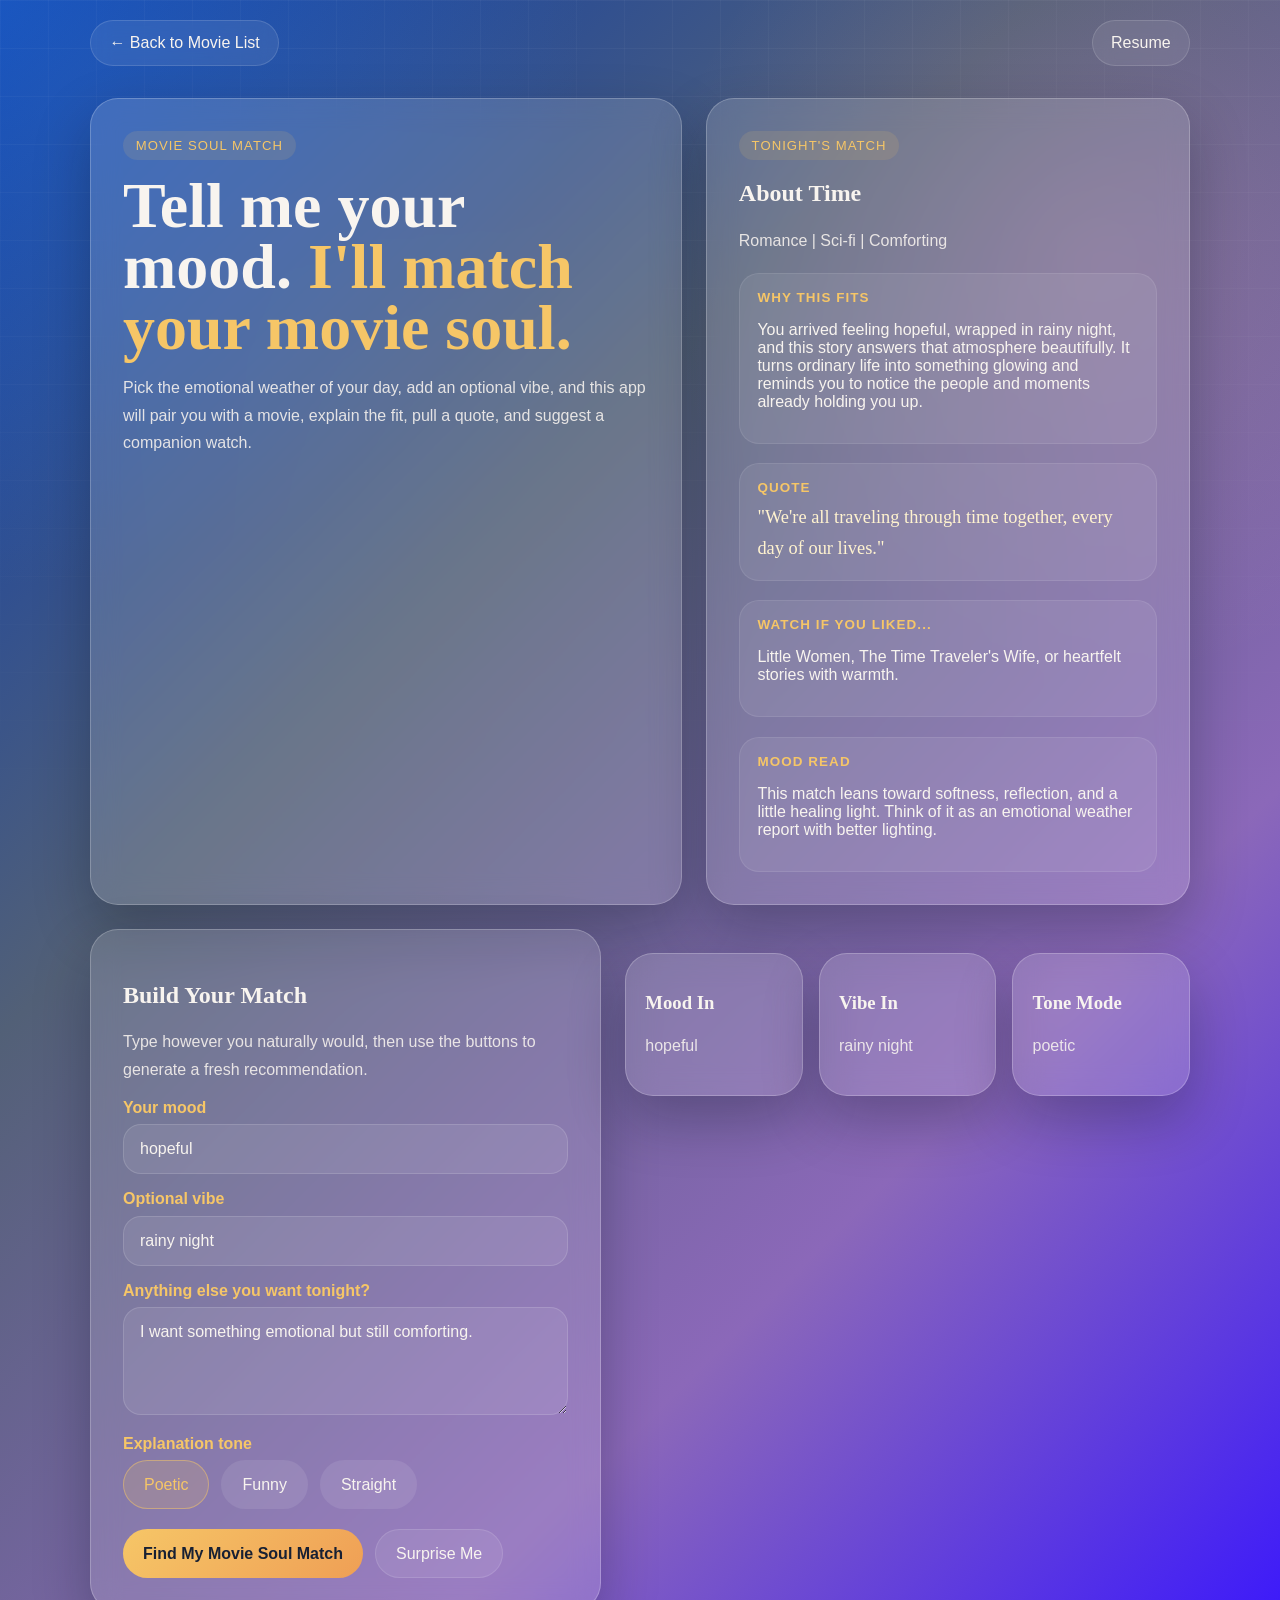
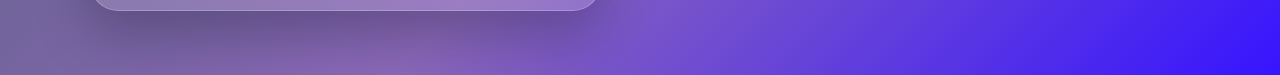
<file: moviematch.html>
<!DOCTYPE html>
<html lang="en">
<head>
    <meta charset="UTF-8">
    <meta name="viewport" content="width=device-width, initial-scale=1.0">
    <title>Movie Soul Match</title>
    <style>
        :root {
            --night: #0f172a;
            --plum: #3b1f4a;
            --rose: #e76f92;
            --gold: #f6c667;
            --mist: #f8f4ef;
            --ink: #172033;
            --card: rgba(255, 255, 255, 0.14);
            --line: rgba(255, 255, 255, 0.22);
            --shadow: 0 24px 55px rgba(8, 13, 28, 0.28);
        }

        * {
            box-sizing: border-box;
        }

        body {
            margin: 0;
            min-height: 100vh;
            font-family: "Trebuchet MS", "Segoe UI", sans-serif;
            color: var(--mist);
            background:
                radial-gradient(circle at top left, rgba(103, 187, 246, 0.22), transparent 28%),
                radial-gradient(circle at 85% 15%, rgba(249, 166, 189, 0.18), transparent 24%),
                linear-gradient(135deg, #043ab1 0%, #526077 35%, #8b68b9 70%, #3714ff 100%);
        }

        body::before {
            content: "";
            position: fixed;
            inset: 0;
            pointer-events: none;
            background-image:
                linear-gradient(rgba(255, 255, 255, 0.05) 1px, transparent 1px),
                linear-gradient(90deg, rgba(255, 255, 255, 0.04) 1px, transparent 1px);
            background-size: 48px 48px;
            mask-image: linear-gradient(to bottom, rgba(0, 0, 0, 0.8), transparent);
        }

        a {
            color: inherit;
        }

        .page {
            width: min(1100px, calc(100% - 2rem));
            margin: 0 auto;
            padding: 1.25rem 0 4rem;
        }

        .topbar {
            display: flex;
            justify-content: space-between;
            align-items: center;
            gap: 1rem;
            margin-bottom: 2rem;
        }

        .toplink {
            display: inline-flex;
            align-items: center;
            gap: 0.55rem;
            padding: 0.8rem 1.15rem;
            text-decoration: none;
            border-radius: 999px;
            background: rgba(255, 255, 255, 0.08);
            border: 1px solid rgba(255, 255, 255, 0.14);
            backdrop-filter: blur(10px);
        }

        .hero {
            display: grid;
            grid-template-columns: 1.1fr 0.9fr;
            gap: 1.5rem;
            margin-bottom: 1.5rem;
        }

        .hero-copy,
        .result-panel,
        .mini-card,
        .form-panel {
            background: var(--card);
            border: 1px solid var(--line);
            border-radius: 28px;
            backdrop-filter: blur(14px);
            box-shadow: var(--shadow);
        }

        .hero-copy,
        .result-panel,
        .form-panel {
            padding: 2rem;
        }

        .eyebrow,
        .result-tag {
            display: inline-block;
            padding: 0.45rem 0.8rem;
            border-radius: 999px;
            color: var(--gold);
            background: rgba(246, 198, 103, 0.12);
            font-size: 0.82rem;
            letter-spacing: 0.08em;
            text-transform: uppercase;
        }

        h1 {
            margin: 1rem 0;
            font-family: Georgia, serif;
            font-size: clamp(2.6rem, 5vw, 4.7rem);
            line-height: 0.95;
        }

        h2, h3 {
            font-family: Georgia, serif;
        }

        .sparkle {
            color: var(--gold);
        }

        .hero-copy p,
        .section-copy,
        .mini-card p,
        .result-meta {
            color: rgba(248, 244, 239, 0.88);
            line-height: 1.7;
        }

        .app-shell {
            display: grid;
            grid-template-columns: 0.95fr 1.05fr;
            gap: 1.5rem;
            align-items: start;
        }

        label {
            display: block;
            margin: 1rem 0 0.45rem;
            font-weight: 700;
            color: var(--gold);
        }

        input,
        textarea {
            width: 100%;
            padding: 0.95rem 1rem;
            border-radius: 18px;
            border: 1px solid rgba(255, 255, 255, 0.14);
            background: rgba(255, 255, 255, 0.08);
            color: var(--mist);
            font: inherit;
        }

        textarea {
            min-height: 108px;
            resize: vertical;
        }

        .tone-row,
        .button-row {
            display: flex;
            gap: 0.75rem;
            flex-wrap: wrap;
        }

        .tone-button,
        .submit-button,
        .surprise-button {
            border: 0;
            border-radius: 999px;
            font: inherit;
            cursor: pointer;
            padding: 0.9rem 1.25rem;
        }

        .tone-button {
            background: rgba(255, 255, 255, 0.09);
            color: var(--mist);
            border: 1px solid transparent;
        }

        .tone-button.active {
            background: rgba(246, 198, 103, 0.16);
            border-color: rgba(246, 198, 103, 0.5);
            color: var(--gold);
        }

        .submit-button {
            background: linear-gradient(135deg, var(--gold), #ef9f55);
            color: var(--ink);
            font-weight: 800;
        }

        .surprise-button {
            background: rgba(255, 255, 255, 0.08);
            color: var(--mist);
            border: 1px solid rgba(255, 255, 255, 0.12);
        }

        .result-block {
            margin-top: 1.2rem;
            padding: 1rem 1.1rem;
            border-radius: 20px;
            background: rgba(255, 255, 255, 0.07);
            border: 1px solid rgba(255, 255, 255, 0.09);
        }

        .result-label {
            display: block;
            margin-bottom: 0.4rem;
            color: var(--gold);
            font-weight: 700;
            text-transform: uppercase;
            font-size: 0.84rem;
            letter-spacing: 0.08em;
        }

        blockquote {
            margin: 0;
            font-family: Georgia, serif;
            font-size: 1.15rem;
            line-height: 1.7;
            color: #fff3cf;
        }

        .mini-grid {
            display: grid;
            grid-template-columns: repeat(3, 1fr);
            gap: 1rem;
            margin-top: 1.5rem;
        }

        .mini-card {
            padding: 1.2rem;
        }

        @media (max-width: 900px) {
            .hero,
            .app-shell,
            .mini-grid {
                grid-template-columns: 1fr;
            }
        }
    </style>
</head>
<body>
    <div class="page">
        <div class="topbar">
            <a class="toplink" href="fromscratch.html">&larr; Back to Movie List</a>
            <a class="toplink" href="index.html">Resume</a>
        </div>

        <section class="hero">
            <div class="hero-copy">
                <span class="eyebrow">Movie Soul Match</span>
                <h1>Tell me your mood. <span class="sparkle">I&apos;ll match your movie soul.</span></h1>
                <p>Pick the emotional weather of your day, add an optional vibe, and this app will pair you with a movie, explain the fit, pull a quote, and suggest a companion watch.</p>
            </div>

            <div class="result-panel">
                <span class="result-tag">Tonight&apos;s Match</span>
                <h2 class="result-title" id="movieTitle">About Time</h2>
                <p class="result-meta" id="movieMeta">Romance | Sci-fi | Comforting</p>

                <div class="result-block">
                    <span class="result-label">Why This Fits</span>
                    <p id="movieWhy">When life feels noisy, this movie slows the heart down and reminds you that ordinary days can still glow.</p>
                </div>

                <div class="result-block">
                    <span class="result-label">Quote</span>
                    <blockquote id="movieQuote">&quot;We&apos;re all traveling through time together, every day of our lives.&quot;</blockquote>
                </div>

                <div class="result-block">
                    <span class="result-label">Watch If You Liked...</span>
                    <p id="movieLiked">Little Women, The Princess Bride, or any story that feels like a warm light in winter.</p>
                </div>

                <div class="result-block">
                    <span class="result-label">Mood Read</span>
                    <p id="movieMoodRead">Your current energy says you need something tender, hopeful, and quietly magical.</p>
                </div>
            </div>
        </section>

        <section class="app-shell">
            <div class="form-panel">
                <h2>Build Your Match</h2>
                <p class="section-copy">Type however you naturally would, then use the buttons to generate a fresh recommendation.</p>

                <label for="moodInput">Your mood</label>
                <input id="moodInput" list="moodSuggestions" type="text" placeholder="sad, inspired, bored, stressed, dreamy..." value="hopeful">
                <datalist id="moodSuggestions">
                    <option value="sad"></option>
                    <option value="happy"></option>
                    <option value="inspired"></option>
                    <option value="bored"></option>
                    <option value="stressed"></option>
                    <option value="heartbroken"></option>
                    <option value="hopeful"></option>
                    <option value="romantic"></option>
                    <option value="lonely"></option>
                    <option value="chaotic"></option>
                    <option value="tired"></option>
                    <option value="curious"></option>
                    <option value="nostalgic"></option>
                    <option value="motivated"></option>
                    <option value="dreamy"></option>
                    <option value="overwhelmed"></option>
                    <option value="playful"></option>
                    <option value="adrenaline"></option>
                    <option value="tense"></option>
                    <option value="fearless"></option>
                    <option value="locked in"></option>
                    <option value="on edge"></option>
                    <option value="emotional"></option>
                    <option value="reflective"></option>
                    <option value="adventurous"></option>
                </datalist>

                <label for="vibeInput">Optional vibe</label>
                <input id="vibeInput" list="vibeSuggestions" type="text" placeholder="rainy night, cozy blanket, chaotic afternoon..." value="rainy night">
                <datalist id="vibeSuggestions">
                    <option value="rainy night"></option>
                    <option value="cozy blanket"></option>
                    <option value="chaotic afternoon"></option>
                    <option value="late-night city lights"></option>
                    <option value="quiet Sunday"></option>
                    <option value="girls night"></option>
                    <option value="travel"></option>
                    <option value="family movie night"></option>
                    <option value="coffee shop"></option>
                    <option value="stormy evening"></option>
                    <option value="weekend adventure"></option>
                    <option value="sleepover"></option>
                    <option value="bookish night"></option>
                    <option value="summer road trip"></option>
                    <option value="spy night"></option>
                    <option value="high stakes"></option>
                    <option value="fast-paced night"></option>
                    <option value="dark thriller"></option>
                    <option value="plot twist night"></option>
                    <option value="disney night"></option>
                    <option value="family adventure"></option>
                    <option value="magical night"></option>
                </datalist>

                <label for="detailsInput">Anything else you want tonight?</label>
                <textarea id="detailsInput" placeholder="Need a comfort watch? Want something intense? Prefer laughs over tears?">I want something emotional but still comforting.</textarea>

                <label>Explanation tone</label>
                <div class="tone-row">
                    <button class="tone-button active" type="button" id="poeticBtn" data-tone="poetic">Poetic</button>
                    <button class="tone-button" type="button" id="funnyBtn" data-tone="funny">Funny</button>
                    <button class="tone-button" type="button" id="straightBtn" data-tone="straight">Straight</button>
                </div>

                <div class="button-row" style="margin-top: 1.25rem;">
                    <button class="submit-button" type="button" id="findBtn">Find My Movie Soul Match</button>
                    <button class="surprise-button" type="button" id="surpriseBtn">Surprise Me</button>
                </div>
            </div>

            <div class="mini-grid">
                <div class="mini-card">
                    <h3>Mood In</h3>
                    <p id="miniMood">hopeful</p>
                </div>
                <div class="mini-card">
                    <h3>Vibe In</h3>
                    <p id="miniVibe">rainy night</p>
                </div>
                <div class="mini-card">
                    <h3>Tone Mode</h3>
                    <p id="miniTone">poetic</p>
                </div>
            </div>
        </section>
    </div>

    <script>
        var moviePool = [
            {
                title: "About Time",
                genres: "Romance | Sci-fi | Comforting",
                why: "It turns ordinary life into something glowing and reminds you to notice the people and moments already holding you up.",
                quote: "\"We're all traveling through time together, every day of our lives.\"",
                liked: "Little Women, The Time Traveler's Wife, or heartfelt stories with warmth.",
                moodRead: "This match leans toward softness, reflection, and a little healing light.",
                tags: ["hopeful", "sad", "reflective", "tender", "romantic", "rainy night", "cozy", "quiet", "comfort"]
            },
            {
                title: "Little Women",
                genres: "Drama | Coming-of-age | Tender",
                why: "It wraps grief, ambition, and sisterhood into something warm enough to sit with on a complicated night.",
                quote: "\"I want to be great or nothing.\"",
                liked: "About Time, Pride and Prejudice, or character stories with heart.",
                moodRead: "This pairing leans toward comfort without pretending sadness isn't in the room.",
                tags: ["sad", "nostalgic", "lonely", "thoughtful", "hopeful", "cozy", "snowy", "quiet", "comfort"]
            },
            {
                title: "Interstellar",
                genres: "Sci-fi | Epic | Emotional",
                why: "It turns anxiety into wonder and makes huge questions feel survivable through love, grit, and stars.",
                quote: "\"Love is the one thing that transcends time and space.\"",
                liked: "Arrival, The Martian, or stories that make your chest feel huge.",
                moodRead: "Your energy wants perspective, scale, and a reminder that meaning can outlast fear.",
                tags: ["inspired", "restless", "curious", "stressed", "dreamy", "rainy night", "cosmic", "late-night", "travel", "adventure"]
            },
            {
                title: "The Princess Bride",
                genres: "Adventure | Romance | Playful",
                why: "It is quick, witty, and affectionate, which makes it perfect when you want delight without emotional homework.",
                quote: "\"As you wish.\"",
                liked: "Stardust, Shrek, or any fairy tale with a wink.",
                moodRead: "This is a rescue mission for evenings that need levity and charm.",
                tags: ["bored", "stressed", "silly", "romantic", "chaotic", "cozy", "sleepover", "lighthearted", "funny"]
            },
            {
                title: "500 Days of Summer",
                genres: "Romance | Indie | Bittersweet",
                why: "It understands the ache of replaying memories and helps make sense of love that didn't stay the way you wanted.",
                quote: "\"Just because she likes the same bizarro crap you do doesn't mean she's your soulmate.\"",
                liked: "La La Land, Eternal Sunshine, or tender heartbreak stories.",
                moodRead: "Your emotional weather feels reflective, maybe bruised, but still curious about what it all meant.",
                tags: ["heartbroken", "wistful", "sad", "confused", "romantic", "rainy night", "city lights", "coffee shop", "late-night"]
            },
            {
                title: "Ocean's Eleven",
                genres: "Crime | Cool | Fast",
                why: "When your brain wants motion and style, this glides by with enough swagger to reset the mood.",
                quote: "\"You think we need one more? All right, we'll get one more.\"",
                liked: "Now You See Me, Knives Out, or polished caper energy.",
                moodRead: "You do not want heaviness tonight. You want clever people doing clever things beautifully.",
                tags: ["bored", "chaotic", "stressed", "wired", "playful", "girls night", "party", "slick", "mystery", "smart"]
            },
            {
                title: "The Sound of Music",
                genres: "Musical | Family | Classic",
                why: "Its warmth and songs feel like opening windows in a stuffy room and letting the day breathe again.",
                quote: "\"When the Lord closes a door, somewhere He opens a window.\"",
                liked: "Mary Poppins, Little Women, or classics that feel generous.",
                moodRead: "This match points to a need for reassurance, melody, and emotional oxygen.",
                tags: ["stressed", "sad", "hopeful", "overwhelmed", "cozy", "family", "comfort", "classic"]
            },
            {
                title: "Tangled",
                genres: "Animation | Adventure | Joyful",
                why: "It has enough sparkle, sweetness, and momentum to lift the room without becoming shallow.",
                quote: "\"And at last I see the light.\"",
                liked: "Enchanted, Moana, or heart-forward animated comfort.",
                moodRead: "This choice points to a softer kind of healing: bright, gentle, and sincere.",
                tags: ["sad", "hopeful", "romantic", "bored", "drained", "cozy", "family", "sleepover", "comfort"]
            },
            {
                title: "Moana",
                genres: "Animation | Adventure | Disney",
                why: "It is brave, bright, and full of forward motion, which makes it perfect when you need courage and heart at the same time.",
                quote: "\"The call isn't out there at all, it's inside me.\"",
                liked: "Tangled, Encanto, or adventurous Disney comfort picks.",
                moodRead: "This pairing is for when your mood wants courage, hope, and a little ocean-sized possibility.",
                tags: ["hopeful", "motivated", "curious", "adventure", "family", "comfort", "disney", "summer", "weekend adventure"]
            },
            {
                title: "Frozen",
                genres: "Animation | Musical | Disney",
                why: "It mixes heart, humor, and big emotion in a way that works especially well for comfort-first movie nights.",
                quote: "\"Some people are worth melting for.\"",
                liked: "Tangled, The Sound of Music, or emotional Disney musicals.",
                moodRead: "This feels right for nights that want warmth, music, and a little emotional release.",
                tags: ["sad", "hopeful", "cozy", "family", "comfort", "snowy", "disney", "sleepover", "winter"]
            },
            {
                title: "Beauty and the Beast",
                genres: "Animation | Romance | Disney",
                why: "It is elegant, romantic, and timeless in a way that makes quiet movie nights feel a little more magical.",
                quote: "\"Tale as old as time.\"",
                liked: "Pride and Prejudice, Tangled, or classic Disney romances.",
                moodRead: "This match leans toward longing, softness, and storybook comfort.",
                tags: ["romantic", "tender", "cozy", "classic", "family", "comfort", "disney", "candlelit", "quiet"]
            },
            {
                title: "Encanto",
                genres: "Animation | Family | Disney",
                why: "It is colorful, emotional, and full of family feeling, making it great for nights that need warmth without losing depth.",
                quote: "\"The miracle is not some magic that you've got. The miracle is you.\"",
                liked: "Moana, Coco, or emotionally rich Disney movies.",
                moodRead: "This pairing points to healing, family feeling, and a bright kind of hope.",
                tags: ["hopeful", "family", "comfort", "colorful", "disney", "cozy", "healing", "weekend"]
            },
            {
                title: "Coco",
                genres: "Animation | Family | Disney",
                why: "It is tender, vivid, and beautifully emotional when you want something heartfelt that still leaves you glowing.",
                quote: "\"Never underestimate the power of music.\"",
                liked: "Encanto, The Book of Life, or family stories with heart.",
                moodRead: "This match feels right for reflective nights that want warmth, memory, and love.",
                tags: ["nostalgic", "sad", "hopeful", "family", "comfort", "music", "disney", "reflective", "cozy"]
            },
            {
                title: "Pirates of the Caribbean: The Curse of the Black Pearl",
                genres: "Adventure | Fantasy | Action",
                why: "It is funny, swashbuckling, and endlessly rewatchable when you want adventure with charisma and chaos.",
                quote: "\"Not all treasure is silver and gold, mate.\"",
                liked: "The Princess Bride, Indiana Jones, or charming action-adventure epics.",
                moodRead: "This pairing is for playful, adventurous moods that want action without losing the fun.",
                tags: ["playful", "adventure", "chaotic", "funny", "weekend adventure", "action", "pirates", "fantasy", "fearless"]
            },
            {
                title: "Avatar",
                genres: "Sci-fi | Adventure | Epic",
                why: "It is immersive and sweeping, which makes it a strong fit when you want to disappear into a world much bigger than your own.",
                quote: "\"I see you.\"",
                liked: "Interstellar, Dune, or visually epic adventure stories.",
                moodRead: "This match works for nights that want awe, wonder, and a fully cinematic escape.",
                tags: ["dreamy", "curious", "inspired", "travel", "adventure", "epic", "cosmic", "wide-open", "action"]
            },
            {
                title: "The Help",
                genres: "Drama | Historical | Emotional",
                why: "It is moving, character-driven, and ideal for nights when you want a story with heart, strength, and emotional weight.",
                quote: "\"You is kind. You is smart. You is important.\"",
                liked: "Little Women, Hidden Figures, or heartfelt ensemble dramas.",
                moodRead: "This one fits when your mood wants warmth, resilience, and a story grounded in people.",
                tags: ["thoughtful", "sad", "hopeful", "emotional", "family", "comfort", "historical", "quiet", "heart"]
            },
            {
                title: "Ford v Ferrari",
                genres: "Drama | Sports | Adrenaline",
                why: "It channels pressure into motion and gives your ambition somewhere loud and satisfying to go.",
                quote: "\"There is a point at 7,000 RPM where everything fades.\"",
                liked: "Rush, Moneyball, or stories about obsessed excellence.",
                moodRead: "This match says your mood wants grit, competition, and a little fire.",
                tags: ["motivated", "restless", "frustrated", "inspired", "determined", "action", "adrenaline", "high stakes", "fast-paced night"]
            },
            {
                title: "Dead Poets Society",
                genres: "Drama | Reflective | Uplifting",
                why: "It is the film for when your spirit needs a nudge toward courage and your heart needs language for what it already knows.",
                quote: "\"No matter what anybody tells you, words and ideas can change the world.\"",
                liked: "Good Will Hunting, The Holdovers, or bittersweet teacher stories.",
                moodRead: "This pairing suggests you're craving meaning more than spectacle.",
                tags: ["inspired", "thoughtful", "melancholy", "quiet", "bookish", "hopeful", "school", "reflective", "heart"]
            },
            {
                title: "La La Land",
                genres: "Romance | Musical | Dreamy",
                why: "It fits nights when you want beauty, longing, and ambition all dancing together in the same frame.",
                quote: "\"Here's to the fools who dream.\"",
                liked: "500 Days of Summer, Moulin Rouge!, or bittersweet love stories.",
                moodRead: "This mood wants something glamorous, aching, and a little starry-eyed.",
                tags: ["romantic", "wistful", "inspired", "sad", "dreamy", "city lights", "late-night", "rainy night", "love"]
            },
            {
                title: "Legally Blonde",
                genres: "Comedy | Bright | Empowering",
                why: "It is upbeat, confident, and impossible to leave without feeling at least a little more powerful.",
                quote: "\"What, like it's hard?\"",
                liked: "The Devil Wears Prada, Clueless, or witty confidence-boosters.",
                moodRead: "Your energy wants momentum, sparkle, and a reminder that charm can be a superpower.",
                tags: ["sad", "bored", "motivated", "happy", "frustrated", "girls night", "lighthearted", "fun", "confidence", "funny"]
            },
            {
                title: "Knives Out",
                genres: "Mystery | Comedy | Smart",
                why: "It is a clever reset for nights when you want to be entertained by sharp writing and delicious chaos.",
                quote: "\"The game is afoot.\"",
                liked: "Ocean's Eleven, Clue, or ensemble mysteries with style.",
                moodRead: "This is for when your brain wants a puzzle, not a lullaby.",
                tags: ["curious", "bored", "playful", "chaotic", "wired", "cozy", "stormy", "family", "weekend", "mystery", "smart", "puzzle"]
            },
            {
                title: "Pride and Prejudice",
                genres: "Romance | Period drama | Elegant",
                why: "It gives you yearning, wit, and emotional payoff with the kind of grace that makes a quiet night feel luxurious.",
                quote: "\"You have bewitched me, body and soul.\"",
                liked: "Little Women, Emma, or stories built on yearning and restraint.",
                moodRead: "This choice leans toward slow-burn feeling, tenderness, and beautiful emotional payoff.",
                tags: ["romantic", "tender", "lonely", "thoughtful", "hopeful", "rainy night", "cozy", "candlelit", "quiet", "classic", "bookish"]
            },
            {
                title: "The Devil Wears Prada",
                genres: "Comedy-drama | Sharp | Stylish",
                why: "It is brisk, glossy, and funny in a way that can turn stress into confidence for a couple of hours.",
                quote: "\"By all means, move at a glacial pace. You know how that thrills me.\"",
                liked: "Legally Blonde, Ocean's Eleven, or fashionably chaotic comfort watches.",
                moodRead: "This feels like a night for energy, wit, and a little attitude.",
                tags: ["bored", "frustrated", "motivated", "stressed", "playful", "city lights", "girls night", "slick", "chaotic", "confidence", "funny"]
            },
            {
                title: "The Secret Life of Walter Mitty",
                genres: "Adventure | Reflective | Uplifting",
                why: "It nudges you out of your own head and back toward wonder, motion, and possibility.",
                quote: "\"To see the world... that is the purpose of life.\"",
                liked: "Dead Poets Society, About Time, or gentle self-discovery stories.",
                moodRead: "This match points to a need for perspective, motion, and a little courage.",
                tags: ["stuck", "inspired", "restless", "hopeful", "thoughtful", "wide-open", "quiet", "dreamy", "weekend", "travel", "adventure"]
            },
            {
                title: "Juno",
                genres: "Comedy-drama | Indie | Tender",
                why: "It meets uncertainty with wit and warmth, which makes it ideal for emotionally strange but survivable days.",
                quote: "\"I was just dealing with things the way they came along.\"",
                liked: "Little Miss Sunshine, Lady Bird, or quirky heartfelt stories.",
                moodRead: "This mood wants honesty, humor, and a little tenderness around the edges.",
                tags: ["awkward", "thoughtful", "lonely", "hopeful", "messy", "indie", "quiet", "autumn", "weeknight", "cozy"]
            },
            {
                title: "Mamma Mia!",
                genres: "Musical | Comedy | Feel-good",
                why: "It is sun-soaked, goofy, and full of enough joy to pull a tired day into brighter territory.",
                quote: "\"The winner takes it all.\"",
                liked: "The Sound of Music, La La Land, or high-energy comfort musicals.",
                moodRead: "Your mood looks like it could use sunshine, music, and zero emotional subtlety.",
                tags: ["happy", "stressed", "bored", "playful", "hopeful", "summer", "girls night", "party", "weekend", "fun"]
            },
            {
                title: "Harry Potter and the Sorcerer's Stone",
                genres: "Fantasy | Adventure | Cozy",
                why: "It feels like stepping into a world that is magical, comforting, and still full of possibility.",
                quote: "\"It does not do to dwell on dreams and forget to live.\"",
                liked: "Tangled, The Princess Bride, or nostalgic fantasy comfort watches.",
                moodRead: "This match is for when you want wonder, warmth, and a little childhood magic.",
                tags: ["nostalgic", "curious", "hopeful", "lonely", "cozy", "snowy", "family", "comfort", "magic", "school"]
            },
            {
                title: "Lady Bird",
                genres: "Coming-of-age | Drama | Sharp",
                why: "It is funny, painfully honest, and perfect for days when your feelings are messy but very real.",
                quote: "\"I want you to be the very best version of yourself that you can be.\"",
                liked: "Juno, Little Women, or smart coming-of-age stories.",
                moodRead: "This feels like a fit for restless growing pains and thoughtful chaos.",
                tags: ["awkward", "nostalgic", "frustrated", "thoughtful", "messy", "indie", "autumn", "weeknight", "family"]
            },
            {
                title: "Crazy Rich Asians",
                genres: "Romance | Comedy | Glamorous",
                why: "It brings sparkle, humor, and swoony energy when you want romance that feels big and fun.",
                quote: "\"It's not my job to make you feel like a man. I can't make you something you're not.\"",
                liked: "The Devil Wears Prada, La La Land, or stylish romantic crowd-pleasers.",
                moodRead: "This is a strong match for nights that want glamour, chemistry, and a little emotional fire.",
                tags: ["romantic", "happy", "playful", "hopeful", "city lights", "party", "girls night", "weekend", "love", "fun"]
            },
            {
                title: "The Holiday",
                genres: "Romance | Comedy | Cozy",
                why: "It is warm, charming, and built for evenings when you want comfort, flirtation, and emotional softness.",
                quote: "\"You're supposed to be the leading lady of your own life.\"",
                liked: "About Time, Little Women, or cozy romance comfort picks.",
                moodRead: "This pairing leans toward healing, warmth, and a little romantic hope.",
                tags: ["heartbroken", "hopeful", "romantic", "tired", "cozy", "snowy", "quiet", "comfort", "winter", "candlelit"]
            },
            {
                title: "Mission: Impossible - Fallout",
                genres: "Action | Spy | Thriller",
                why: "It is relentless, sharp, and full of high-stakes momentum when you want a movie that never really lets you sit back.",
                quote: "\"Your mission, should you choose to accept it...\"",
                liked: "Skyfall, Jason Bourne, or sleek adrenaline-heavy action.",
                moodRead: "This match is for when your night wants velocity, danger, and impossible competence.",
                tags: ["adrenaline", "fearless", "locked in", "tense", "stressed", "spy night", "high stakes", "fast-paced night", "action", "thriller"]
            },
            {
                title: "The Dark Knight",
                genres: "Action | Crime | Thriller",
                why: "It is intense, morally charged, and ideal for moods that want something big, dark, and impossibly gripping.",
                quote: "\"Why so serious?\"",
                liked: "Inception, Skyfall, or brooding high-stakes blockbusters.",
                moodRead: "This one fits when you want pressure, chaos, and a movie that fully commits to its own gravity.",
                tags: ["tense", "on edge", "chaotic", "serious", "dark thriller", "high stakes", "city lights", "action", "thriller", "crime"]
            },
            {
                title: "Mad Max: Fury Road",
                genres: "Action | Adventure | Survival",
                why: "It is pure motion, pure style, and perfect for nights when your energy wants something explosive and unforgettable.",
                quote: "\"What a lovely day!\"",
                liked: "John Wick, Dune, or visually intense action epics.",
                moodRead: "This match says your mood wants speed, grit, and maximum momentum.",
                tags: ["adrenaline", "chaotic", "restless", "fearless", "fast-paced night", "weekend adventure", "action", "survival", "high stakes"]
            },
            {
                title: "John Wick",
                genres: "Action | Thriller | Revenge",
                why: "It is clean, stylish, and laser-focused, which makes it a strong fit for locked-in, no-nonsense moods.",
                quote: "\"People keep asking if I'm back. Yeah, I'm thinking I'm back.\"",
                liked: "Nobody, Atomic Blonde, or elegant action revenge stories.",
                moodRead: "This one is for when you want something fierce, controlled, and impossible to look away from.",
                tags: ["adrenaline", "locked in", "angry", "frustrated", "dark thriller", "fast-paced night", "action", "thriller", "revenge"]
            },
            {
                title: "Gone Girl",
                genres: "Thriller | Mystery | Dark",
                why: "It is chilly, twisty, and ideal for nights when you want tension, sharp edges, and a story that keeps shifting under your feet.",
                quote: "\"Amazing fuckin' Amy.\"",
                liked: "Prisoners, Nightcrawler, or sleek psychological thrillers.",
                moodRead: "This pairing points to a mood that wants suspense, danger, and a little emotional poison.",
                tags: ["on edge", "tense", "curious", "dark thriller", "plot twist night", "mystery", "thriller", "psychological", "late-night"]
            },
            {
                title: "Prisoners",
                genres: "Thriller | Mystery | Crime",
                why: "It is heavy, absorbing, and built for nights when you want real tension and a story that doesn't let go.",
                quote: "\"Pray for the best. Prepare for the worst.\"",
                liked: "Gone Girl, Zodiac, or morally intense thrillers.",
                moodRead: "This match is for when your brain wants suspense with teeth.",
                tags: ["tense", "on edge", "curious", "dark thriller", "stormy evening", "plot twist night", "thriller", "crime", "mystery"]
            },
            {
                title: "Skyfall",
                genres: "Action | Spy | Thriller",
                why: "It balances action and elegance beautifully, making it a great fit for nights that want danger with polish.",
                quote: "\"Sometimes the old ways are the best.\"",
                liked: "Mission: Impossible - Fallout, Casino Royale, or sleek spy thrillers.",
                moodRead: "This mood wants sophistication, risk, and a little cinematic danger.",
                tags: ["adrenaline", "tense", "fearless", "spy night", "high stakes", "city lights", "action", "thriller", "slick"]
            },
            {
                title: "Inception",
                genres: "Sci-fi | Action | Thriller",
                why: "It is cerebral, intense, and perfect when you want your action with a side of puzzles and dream logic.",
                quote: "\"You mustn't be afraid to dream a little bigger, darling.\"",
                liked: "Interstellar, The Dark Knight, or concept-driven thrill rides.",
                moodRead: "This is a strong fit for restless, curious nights that want spectacle and brainpower together.",
                tags: ["curious", "dreamy", "locked in", "smart", "puzzle", "plot twist night", "action", "thriller", "late-night"]
            },
            {
                title: "A Quiet Place",
                genres: "Thriller | Horror | Survival",
                why: "It turns silence into suspense and works beautifully when you want a thriller that feels immediate and intimate.",
                quote: "\"Who are we if we can't protect them?\"",
                liked: "10 Cloverfield Lane, Signs, or tension-heavy survival stories.",
                moodRead: "This pairing leans toward focused tension and the kind of suspense that tightens every muscle.",
                tags: ["on edge", "tense", "quiet", "dark thriller", "stormy evening", "survival", "thriller", "high stakes"]
            }
        ];

        var selectedTone = "poetic";
        var lastMovieTitle = "";

        function byId(id) {
            return document.getElementById(id);
        }

        function normalizedInput() {
            var mood = byId("moodInput").value || "";
            var vibe = byId("vibeInput").value || "";
            var details = byId("detailsInput").value || "";
            return (mood + " " + vibe + " " + details).toLowerCase();
        }

        function scoreMovie(movie, inputText) {
            var score = 0;
            var i;

            for (i = 0; i < movie.tags.length; i += 1) {
                if (inputText.indexOf(movie.tags[i]) !== -1) {
                    score += 3;
                }
            }

            if (score === 0) {
                score = 1;
            }

            return score;
        }

        function rewriteWhy(movie, mood, vibe) {
            var moodText = mood || "whatever you are feeling";
            var vibeText = vibe || "the vibe you brought tonight";

            if (selectedTone === "funny") {
                return "You said " + moodText + " with a " + vibeText + " vibe, so this movie raised its hand like it knew the assignment. " + movie.why + " It is giving excellent taste with a side of dramatic flair.";
            }

            if (selectedTone === "straight") {
                return "Because you said you are feeling " + moodText + (vibe ? " with a " + vibeText : "") + " vibe, this movie fits well. " + movie.why;
            }

            return "You arrived feeling " + moodText + ", wrapped in " + vibeText + ", and this story answers that atmosphere beautifully. " + movie.why;
        }

        function rewriteMoodRead(baseText) {
            if (selectedTone === "funny") {
                return baseText + " Translation: your brain wants better taste than random scrolling.";
            }

            if (selectedTone === "straight") {
                return baseText;
            }

            return baseText + " Think of it as an emotional weather report with better lighting.";
        }

        function renderMovie(movie) {
            var mood = byId("moodInput").value.trim();
            var vibe = byId("vibeInput").value.trim();

            byId("movieTitle").textContent = movie.title;
            byId("movieMeta").textContent = movie.genres;
            byId("movieWhy").textContent = rewriteWhy(movie, mood, vibe);
            byId("movieQuote").textContent = movie.quote;
            byId("movieLiked").textContent = movie.liked;
            byId("movieMoodRead").textContent = rewriteMoodRead(movie.moodRead);
            byId("miniMood").textContent = mood || "open to anything";
            byId("miniVibe").textContent = vibe || "no vibe selected";
            byId("miniTone").textContent = selectedTone;
            lastMovieTitle = movie.title;
        }

        function chooseMovie() {
            var inputText = normalizedInput();
            var topScore = -1;
            var matches = [];
            var i;
            var movie;
            var score;

            for (i = 0; i < moviePool.length; i += 1) {
                movie = moviePool[i];
                score = scoreMovie(movie, inputText);

                if (score > topScore) {
                    topScore = score;
                    matches = [movie];
                } else if (score === topScore) {
                    matches.push(movie);
                }
            }

            if (matches.length > 1) {
                matches = matches.filter(function (item) {
                    return item.title !== lastMovieTitle;
                });
            }

            if (matches.length === 0) {
                matches = moviePool.slice(0);
            }

            renderMovie(matches[Math.floor(Math.random() * matches.length)]);
        }

        function surpriseMe() {
            var moods = ["sad", "inspired", "bored", "stressed", "hopeful", "heartbroken", "romantic", "curious", "nostalgic", "motivated", "dreamy", "playful", "adrenaline", "tense", "fearless", "locked in", "on edge"];
            var vibes = ["rainy night", "cozy blanket", "city lights", "girls night", "quiet Sunday", "chaotic afternoon", "coffee shop", "stormy evening", "weekend adventure", "sleepover", "bookish night", "summer road trip", "spy night", "high stakes", "fast-paced night", "dark thriller", "plot twist night"];
            var details = ["I want something funny.", "I want comfort.", "Give me romance.", "I want something smart.", "I need a confidence boost.", "I want a nostalgic movie night.", "Give me something adventurous.", "I want something dreamy and emotional.", "Give me a thriller.", "I want action and high stakes.", "I want plot twists.", "Give me something intense."];

            byId("moodInput").value = moods[Math.floor(Math.random() * moods.length)];
            byId("vibeInput").value = vibes[Math.floor(Math.random() * vibes.length)];
            byId("detailsInput").value = details[Math.floor(Math.random() * details.length)];
            chooseMovie();
        }

        function setTone(tone) {
            var buttons = document.querySelectorAll(".tone-button");
            var i;

            selectedTone = tone;

            for (i = 0; i < buttons.length; i += 1) {
                if (buttons[i].getAttribute("data-tone") === tone) {
                    buttons[i].classList.add("active");
                } else {
                    buttons[i].classList.remove("active");
                }
            }

            if (byId("movieTitle").textContent) {
                chooseMovie();
            }
        }

        window.chooseMovie = chooseMovie;
        window.surpriseMe = surpriseMe;
        window.setTone = setTone;

        document.addEventListener("DOMContentLoaded", function () {
            byId("findBtn").onclick = chooseMovie;
            byId("surpriseBtn").onclick = surpriseMe;
            byId("poeticBtn").onclick = function () { setTone("poetic"); };
            byId("funnyBtn").onclick = function () { setTone("funny"); };
            byId("straightBtn").onclick = function () { setTone("straight"); };
            chooseMovie();
        });
    </script>
</body>
</html>
</file>
